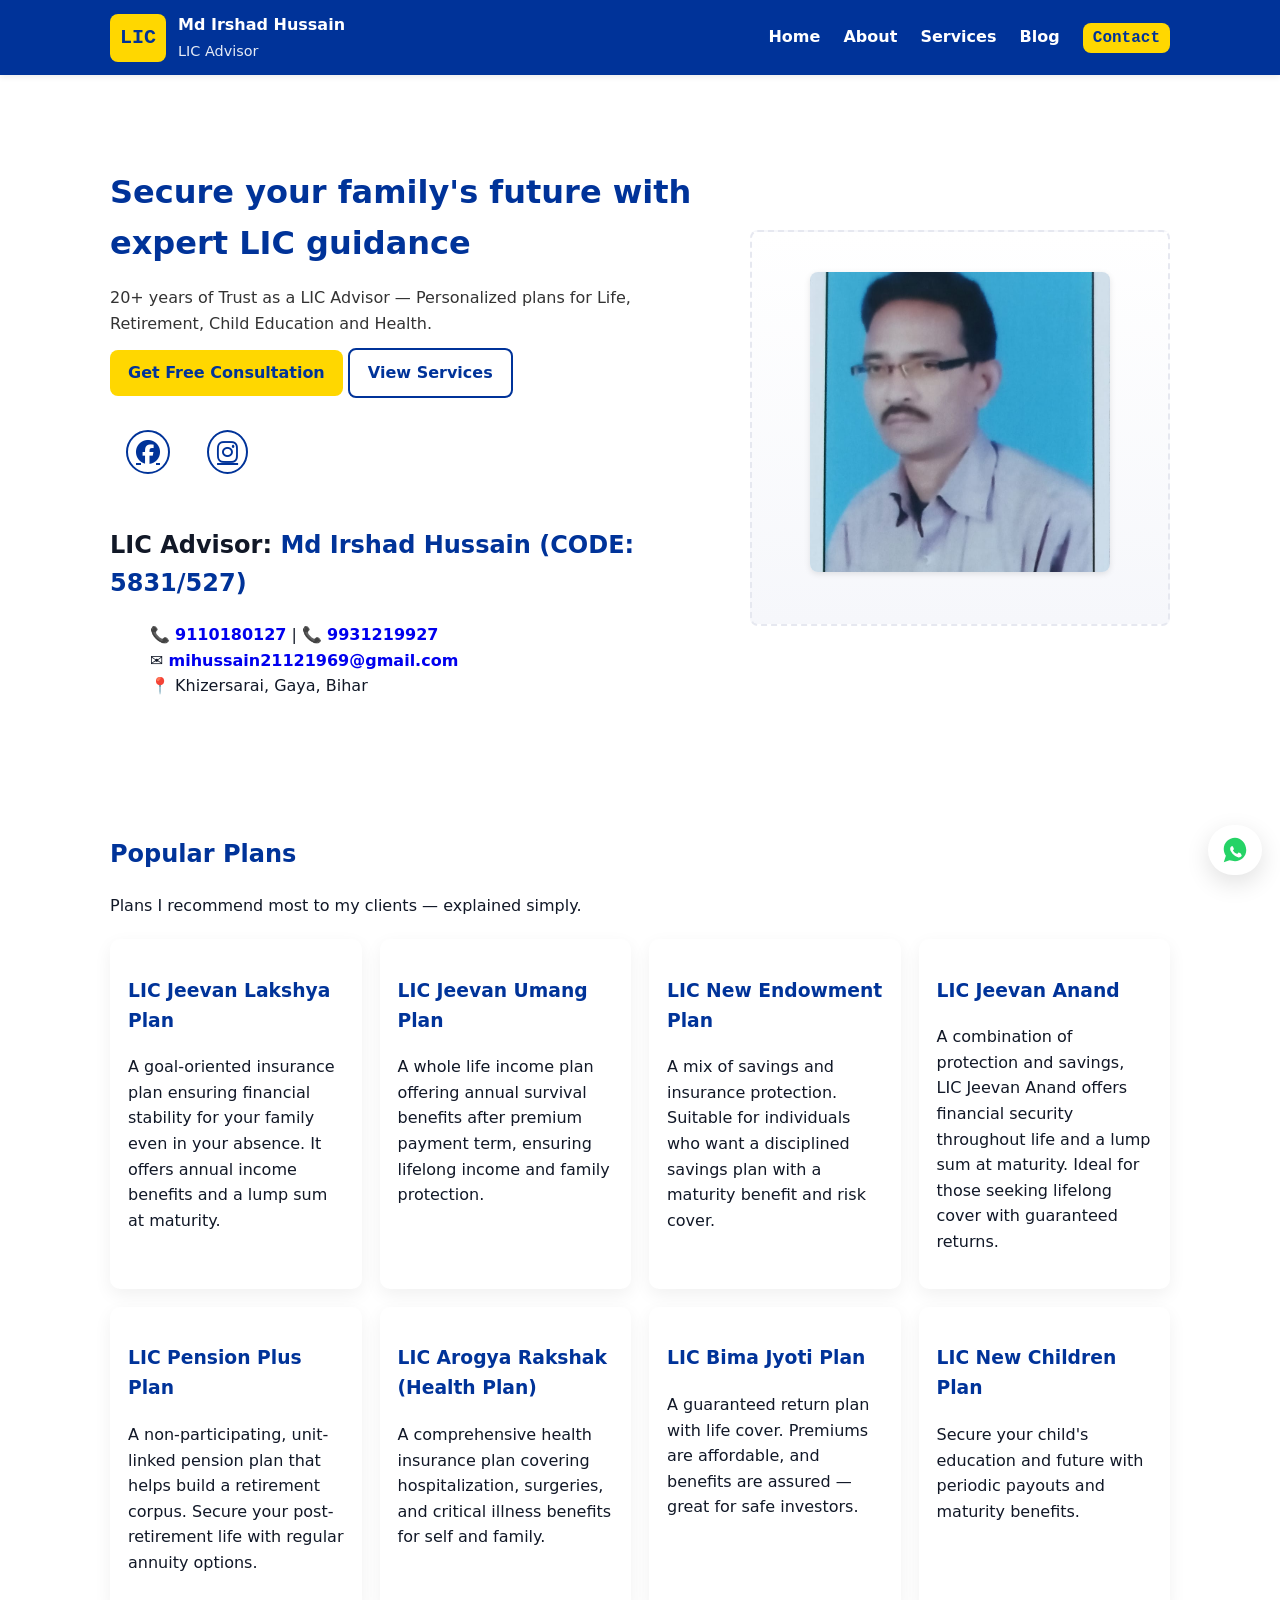
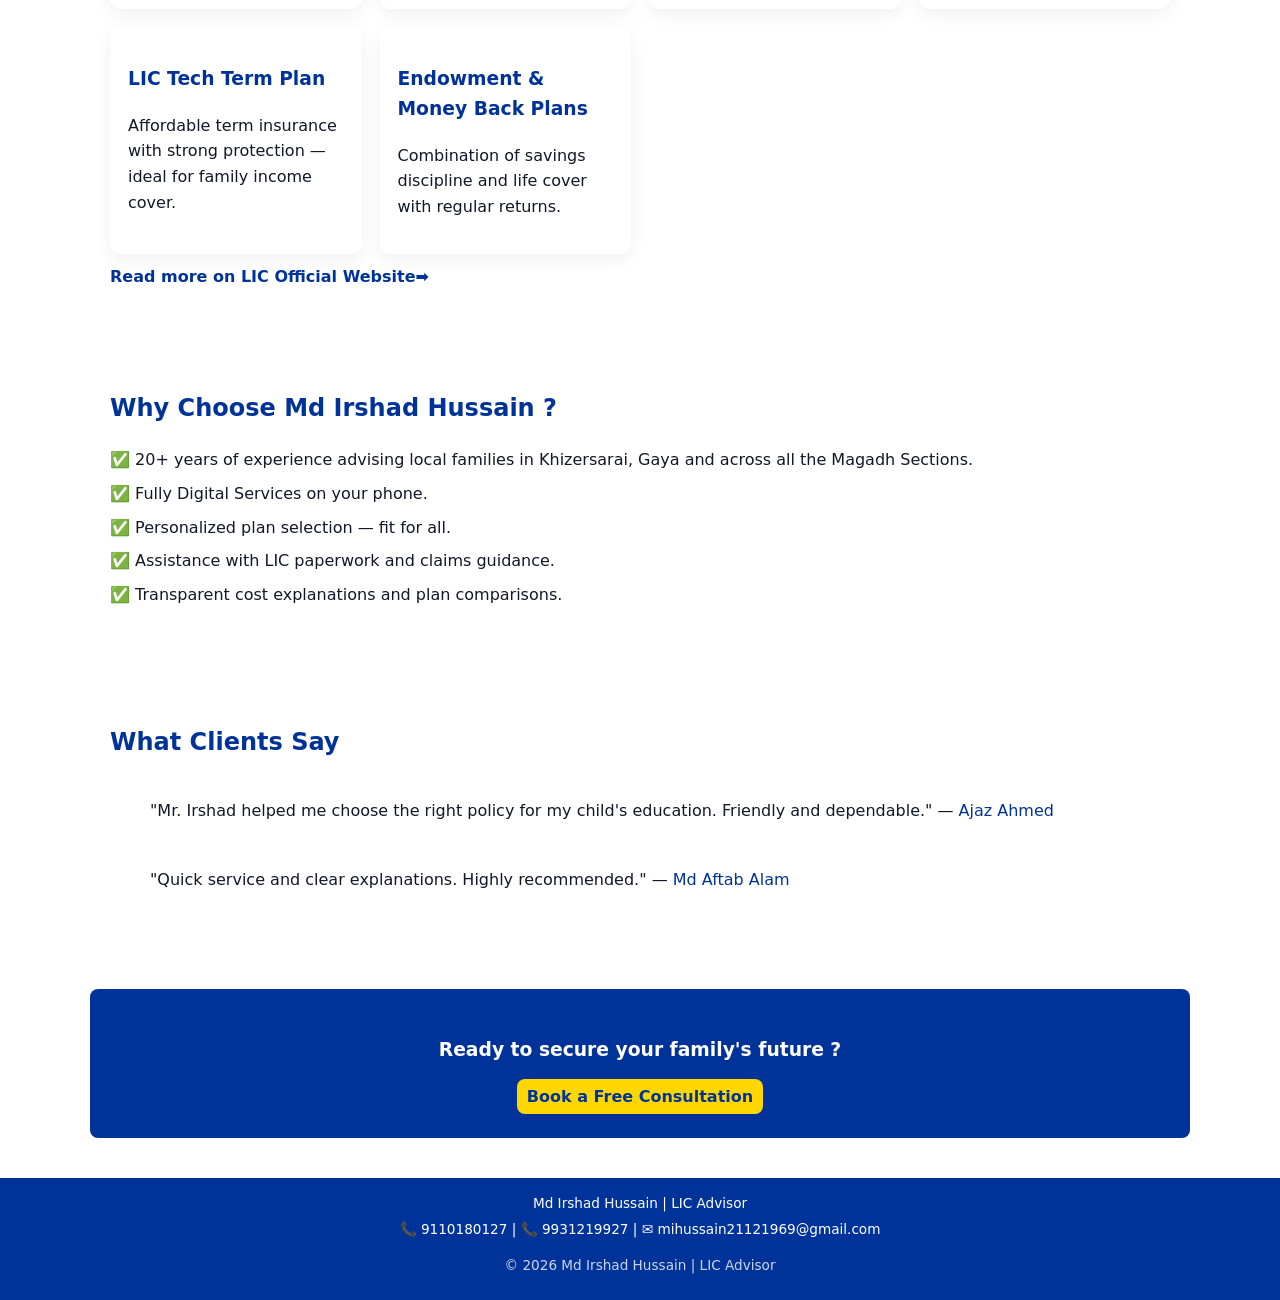
<file: index.html>
<!DOCTYPE html>
<html lang="en">

<head>
    <meta charset="UTF-8">
    <meta name="viewport" content="width=device-width, initial-scale=1.0">
    <meta name="title" content="Md Irshad Hussain - LIC Advisor in Khizersarai, Gaya, Bihar">
    <meta name="description"
        content="Md Irshad Hussain - Trusted LIC Advisor in Khizersarai, Gaya. 20+ years of trust helping families secure their future." />
    <meta name="description"
        content="Secure your family's future with Md Irshad Hussain, a trusted LIC Advisor with 20+ years of experience in Khizersarai, Gaya, Bihar. Get expert guidance on LIC policies, term plans, and child investment plans today.">
    <meta name="author" content="Md Irshad Hussain">
    <meta name="keywords"
        content="Md Irshad Hussain LIC Advisor, Irshad Hussain LIC Advisor, Irshad Hussain LIC Agent, Md Irshad Hussain LIC Agent, Irshad LIC, Irshad Hussain LIC, Best LIC Advisor in Khizersarai, Best LIC Advisor in Gaya Bihar, Best LIC Agent in Khizersarai Gaya Bihar, Best LIC Agent in Khizersarai Gaya, Best LIC Agent in Gaya Bihar, Md Irshad Hussain, Irshad Hussain.">
    <meta name="description"
        content="Myself Md Irshad Hussain.I'm an LIC Advisor currently residing in Khizersarai, Gaya, Bihar. Feel free to consult regarding LIC Policies.">
    <link rel="stylesheet" href="https://cdnjs.cloudflare.com/ajax/libs/font-awesome/6.6.0/css/all.min.css"
        integrity="sha512-Kc323vGBEqzTmouAECnVceyQqyqdsSiqLQISBL29aUW4U/M7pSPA/gEUZQqv1cwx4OnYxTxve5UMg5GT6L4JJg=="
        crossorigin="anonymous" referrerpolicy="no-referrer"   />
    <link rel="shortcut icon" href="images/favicon.ico.png" type="image/x-icon">
    <title>Md Irshad Hussain - LIC Advisor in Khizersarai, Gaya, Bihar</title>
    <link rel="stylesheet" href="css/style.css">
    <meta name="google-site-verification" content="LLa547RiqT9bGR85GuenEVos0HLGH8hoOIGjkJ9ELcQ" />

    <!-- Google tag (gtag.js) -->
<script async src="https://www.googletagmanager.com/gtag/js?id=G-39P41B2R0F">
</script>
<script>
  window.dataLayer = window.dataLayer || [];
  function gtag(){dataLayer.push(arguments);}
  gtag('js', new Date());

  gtag('config', 'G-39P41B2R0F');
</script>
</head>

<body>
    <header class="site-header fixed">
        <div class="container nav-wrap">
            <div class="brand">
                <div class="lic-badge">LIC</div>
                <div class="brand-text">
                    <span class="name">Md Irshad Hussain</span>
                    <small class="tagline">LIC Advisor</small>
                </div>
            </div>

            <i class="fa-solid fa-bars" id="menu-icon" onclick="changeIcon(this)"></i>
            <i class="fa-solid fa-xmark" id="cross-icon"></i>

            <nav class="main-nav" id="navbar">
                <a href="index.html" class="active">Home</a>
                <a href="about.html">About</a>
                <a href="services.html">Services</a>
                <a href="blog.html">Blog</a>
                <a href="contact.html" class="btn btn-primary small">Contact</a>
            </nav>
        </div>
    </header>

    <main>
        <section class="hero">
            <div class="container hero-grid">
                <div class="hero-left">
                    <h1>Secure your family's future with expert LIC guidance</h1>
                    <p class="lead">20+ years of Trust as a LIC Advisor — Personalized plans for Life, Retirement, Child
                        Education and Health.</p>
                    <div class="hero-ctas">
                        <a href="contact.html" class="btn btn-primary">Get Free Consultation</a>
                        <a href="#services" class="btn btn-outline">View Services</a>
                    </div>

                    <div class="social-icons">
                        <a href="https://www.facebook.com/irshad.hussain.598276"><i class="fa-brands fa-facebook"></i></a>
                        <a href="https://www.instagram.com/imteyaz3678/"><i
                                class="fa-brands fa-instagram"></i></a>
                    </div>


                    <h2><span>LIC Advisor: </span>Md Irshad Hussain (CODE: 5831/527)</h2>
                    <ul class="quick-contact">
                        <li>📞 <a href="tel:+919110180127">9110180127</a> | 📞 <a
                                href="tel:+919931219927">9931219927</a>
                        </li>
                        <li>✉️ <a href="mailto:mihussain21121969@gmail.com">mihussain21121969@gmail.com</a></li>
                        <li>📍 Khizersarai, Gaya, Bihar</li>
                    </ul>
                </div>
                <div class="hero-right">
                    <div class="photo-placeholder">
                        <div class="photo-icon">
                            <img src="images/father-image.jpg" alt="Md Irshad Hussain">
                        </div>
                    </div>
                </div>
            </div>
        </section>

        <section id="services" class="services section">
            <div class="container">
                <h2>Popular Plans</h2>
                <p class="section-sub">Plans I recommend most to my clients — explained simply.</p>
                <div class="cards">
                    <article class="card">
                        <h3>LIC Jeevan Lakshya Plan</h3>
                        <p>A goal-oriented insurance plan ensuring financial stability for your family even in your
                            absence. It offers annual income benefits and a lump sum at maturity.</p>
                    </article>
                    <article class="card">
                        <h3>LIC Jeevan Umang Plan</h3>
                        <p>A whole life income plan offering annual survival benefits after premium payment term,
                            ensuring lifelong income and family protection.</p>
                    </article>
                    <article class="card">
                        <h3>LIC New Endowment Plan</h3>
                        <p>A mix of savings and insurance protection. Suitable for individuals who want a disciplined
                            savings plan with a maturity benefit and risk cover.</p>
                    </article>
                    <article class="card">
                        <h3>LIC Jeevan Anand</h3>
                        <p>A combination of protection and savings, LIC Jeevan Anand offers financial security
                            throughout life and a lump sum at maturity. Ideal for those seeking lifelong cover with
                            guaranteed returns.</p>
                    </article>
                    <article class="card">
                        <h3>LIC Pension Plus Plan</h3>
                        <p>A non-participating, unit-linked pension plan that helps build a retirement corpus. Secure
                            your post-retirement life with regular annuity options.</p>
                    </article>
                    <article class="card">
                        <h3>LIC Arogya Rakshak (Health Plan)</h3>
                        <p>A comprehensive health insurance plan covering hospitalization, surgeries, and critical
                            illness benefits for self and family.</p>
                    </article>
                    <article class="card">
                        <h3>LIC Bima Jyoti Plan</h3>
                        <p>A guaranteed return plan with life cover. Premiums are affordable, and benefits are assured —
                            great for safe investors.</p>
                    </article>
                    <article class="card">
                        <h3>LIC New Children Plan</h3>
                        <p>Secure your child's education and future with periodic payouts and maturity benefits.</p>
                    </article>
                    <article class="card">
                        <h3>LIC Tech Term Plan</h3>
                        <p>Affordable term insurance with strong protection — ideal for family income cover.</p>
                    </article>
                    <article class="card">
                        <h3>Endowment & Money Back Plans</h3>
                        <p>Combination of savings discipline and life cover with regular returns.</p>
                    </article>
                </div>
                <a href="https://licindia.in/web/guest/products" class="read-more">Read more on LIC Official
                    Website➡️</a>
            </div>
        </section>

        <section class="why section">
            <div class="container">
                <h2>Why Choose Md Irshad Hussain ?</h2>
                <ul class="reasons">
                    <li>✅ 20+ years of experience advising local families in Khizersarai, Gaya and across all the Magadh
                        Sections.</li>
                    <li>✅ Fully Digital Services on your phone.</li>
                    <li>✅ Personalized plan selection — fit for all.</li>
                    <li>✅ Assistance with LIC paperwork and claims guidance.</li>
                    <li>✅ Transparent cost explanations and plan comparisons.</li>
                </ul>
            </div>
        </section>

        <section class="testimonials section">
            <div class="container">
                <h2>What Clients Say</h2>
                <div class="test-grid">
                    <blockquote>"Mr. Irshad helped me choose the right policy for my child's education. Friendly and
                        dependable." — <span>Ajaz Ahmed</span></blockquote>
                    <blockquote>"Quick service and clear explanations. Highly recommended." — <span>Md Aftab Alam</span>
                    </blockquote>
                </div>
            </div>
        </section>

        <section class="cta section">
            <div class="container cta-box">
                <h3>Ready to secure your family's future ?</h3>
                <a href="https://wa.me/919110180127" class="btn btn-primary large">Book a Free Consultation</a>
            </div>
        </section>
    </main>

    <!-- ========== FOOTER ========== -->
    <footer>
        <p style="margin:5px 0;">
            Md Irshad Hussain | LIC Advisor
        </p>
        <p style="margin:3px 0;">
            📞 <a href="tel:+919110180127">9110180127</a> | 📞 <a href="tel:+919931219927">9931219927</a> | ✉️ <a
                href="mailto:mihussain21121969@gmail.com">mihussain21121969@gmail.com</a>
        </p>
        <div class="copyright">
            <p>©
                <script>document.write(new Date().getFullYear());</script> Md Irshad Hussain | LIC Advisor
            </p>
    </footer>


    <!-- Floating WhatsApp buttons -->
    <a class="whatsapp-btn wa1" href="https://wa.me/919110180127" target="_blank" aria-label="WhatsApp 9110180127">
        <img src="images/whatsapp.svg" alt="WhatsApp" />
    </a>

    <script src="js/main.js"></script>
</body>

</html>
</file>
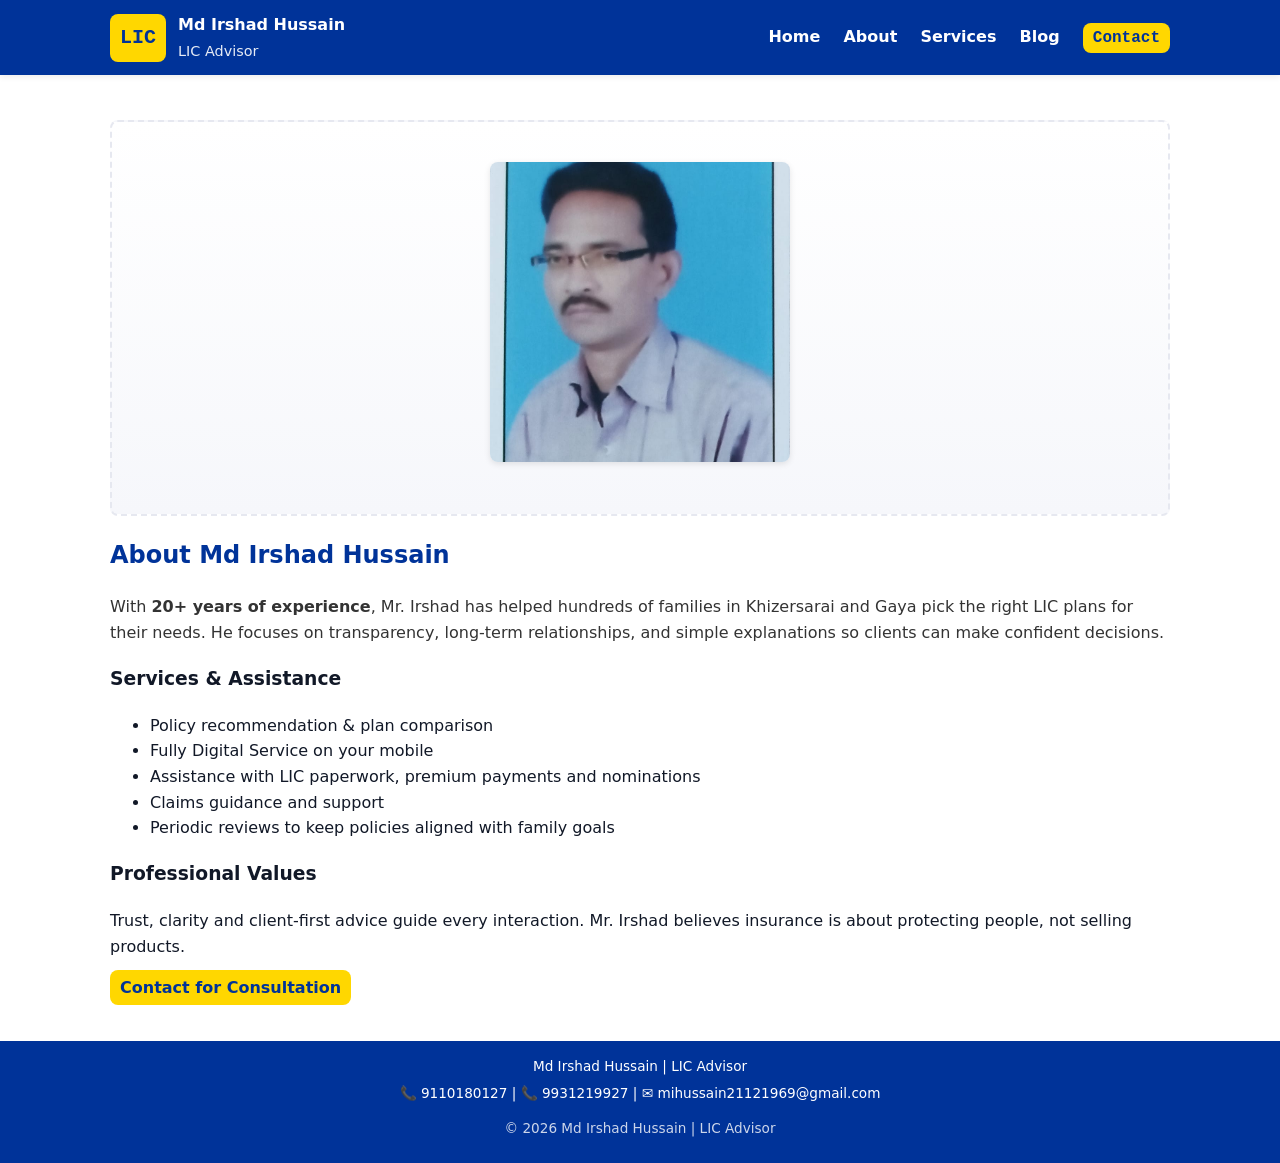
<file: about.html>
<!doctype html>
<html lang="en">

<head>
  <meta charset="utf-8" />
  <meta name="viewport" content="width=device-width,initial-scale=1" />
  <meta name="author" content="Md Irshad Hussain">
  <meta name="keywords"
    content="Md Irshad Hussain, Md Irshad Hussain LIC Agent, Irshad Hussain LIC Agent, Best LIC Agent in Gaya Bihar, Best LIC Agent in Khizersarai Gaya, Irshad Hussain, Md Irshad Hussain LIC Advisor, Irshad Hussain LIC Advisor, Irshad LIC, Irshad Hussain LIC">
  <meta name="description"
    content="Myself Md Irshad Hussain.I'm an LIC Advisor currently residing in Khizersarai, Gaya, Bihar. Feel free to consult regarding LIC Policies.">
  <link rel="stylesheet" href="https://cdnjs.cloudflare.com/ajax/libs/font-awesome/6.6.0/css/all.min.css"
    integrity="sha512-Kc323vGBEqzTmouAECnVceyQqyqdsSiqLQISBL29aUW4U/M7pSPA/gEUZQqv1cwx4OnYxTxve5UMg5GT6L4JJg=="
    crossorigin="anonymous" referrerpolicy="no-referrer"   />
  <link rel="shortcut icon" href="images/favicon.ico.png" type="image/x-icon">
  <title>About — Md Irshad Hussain — LIC Advisor</title>
  <link rel="stylesheet" href="css/style.css" />

  <!-- Google tag (gtag.js) -->
<script async src="https://www.googletagmanager.com/gtag/js?id=G-39P41B2R0F">
</script>
<script>
  window.dataLayer = window.dataLayer || [];
  function gtag(){dataLayer.push(arguments);}
  gtag('js', new Date());

  gtag('config', 'G-39P41B2R0F');
</script>
</head>

<body>
  <header class="site-header fixed">
    <div class="container nav-wrap">
      <div class="brand">
        <div class="lic-badge">LIC</div>
        <div class="brand-text">
          <span class="name">Md Irshad Hussain</span>
          <small class="tagline">LIC Advisor</small>
        </div>
      </div>

      <i class="fa-solid fa-bars" id="menu-icon" onclick="changeIcon(this)"></i>
      <i class="fa-solid fa-xmark" id="cross-icon"></i>

      <nav class="main-nav" id="navbar">
        <a href="index.html">Home</a>
        <a href="about.html">About</a>
        <a href="services.html">Services</a>
        <a href="blog.html">Blog</a>
        <a href="contact.html" class="btn btn-primary small">Contact</a>
      </nav>
    </div>
  </header>

  <main>
    <section class="page section">
      <div class="container about-grid">
        <div class="about-photo">
          <div class="photo-placeholder small">
            <img src="images/father-image.jpg" alt="Md Irshad Hussain" />
          </div>
        </div>
        <div class="about-content">
          <h1>About Md Irshad Hussain</h1>
          <p class="lead">With <strong>20+ years of experience</strong>, Mr. Irshad has helped hundreds of families in
            Khizersarai and Gaya pick the right LIC plans for their needs. He focuses on transparency, long-term
            relationships, and simple explanations so clients can make confident decisions.</p>

          <h3>Services & Assistance</h3>
          <ul>
            <li>Policy recommendation & plan comparison</li>
            <li>Fully Digital Service on your mobile</li>
            <li>Assistance with LIC paperwork, premium payments and nominations</li>
            <li>Claims guidance and support</li>
            <li>Periodic reviews to keep policies aligned with family goals</li>
          </ul>

          <h3>Professional Values</h3>
          <p>Trust, clarity and client-first advice guide every interaction. Mr. Irshad believes insurance is about
            protecting people, not selling products.</p>

          <a href="contact.html" class="btn btn-primary">Contact for Consultation</a>
        </div>
      </div>
    </section>
  </main>

  <footer>
    <p style="margin:5px 0;">
      Md Irshad Hussain | LIC Advisor
    </p>
    <p style="margin:3px 0;">
      📞 <a href="tel:+919110180127">9110180127</a> | 📞 <a href="tel:+919931219927">9931219927</a> | ✉️ <a
        href="mailto:mihussain21121969@gmail.com">mihussain21121969@gmail.com</a>
    </p>
    <div class="copyright">
      <p>©
        <script>document.write(new Date().getFullYear());</script> Md Irshad Hussain | LIC Advisor
      </p>
  </footer>

  <script src="js/main.js"></script>
</body>

</html>
</file>
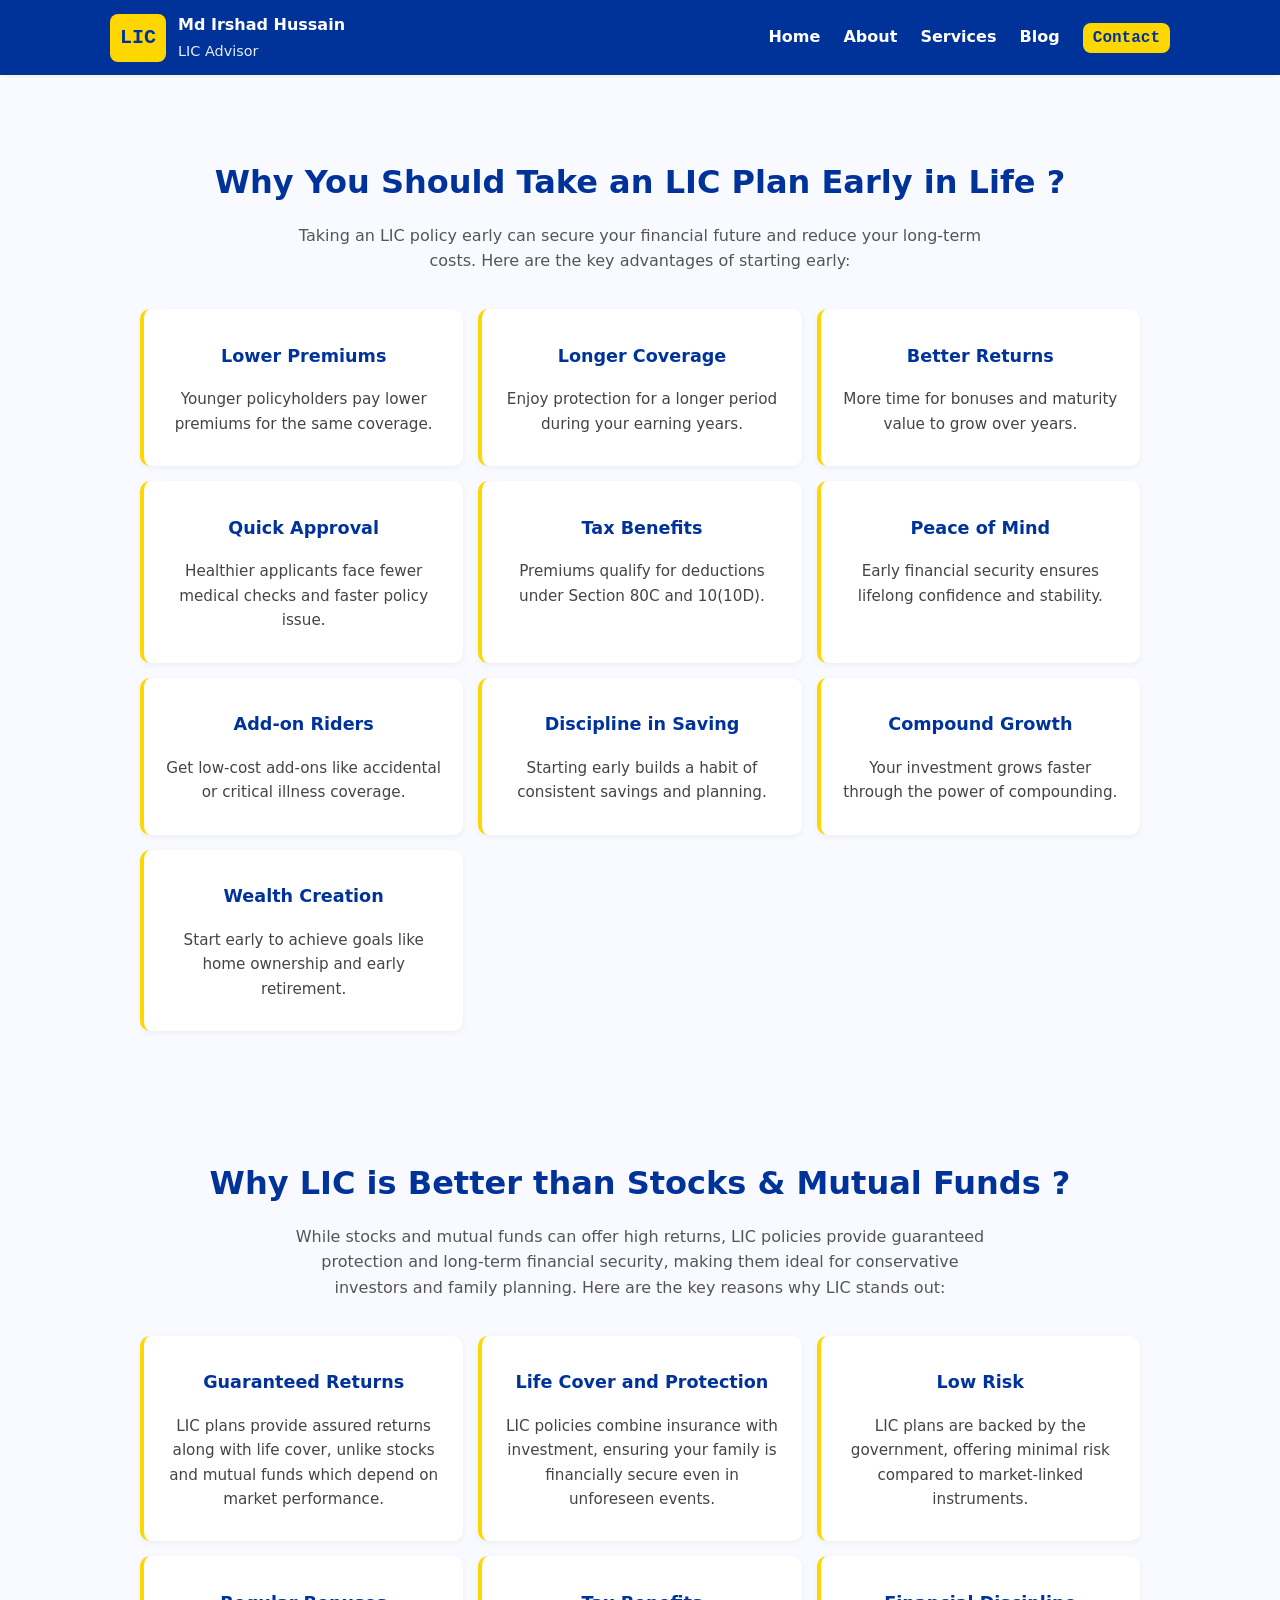
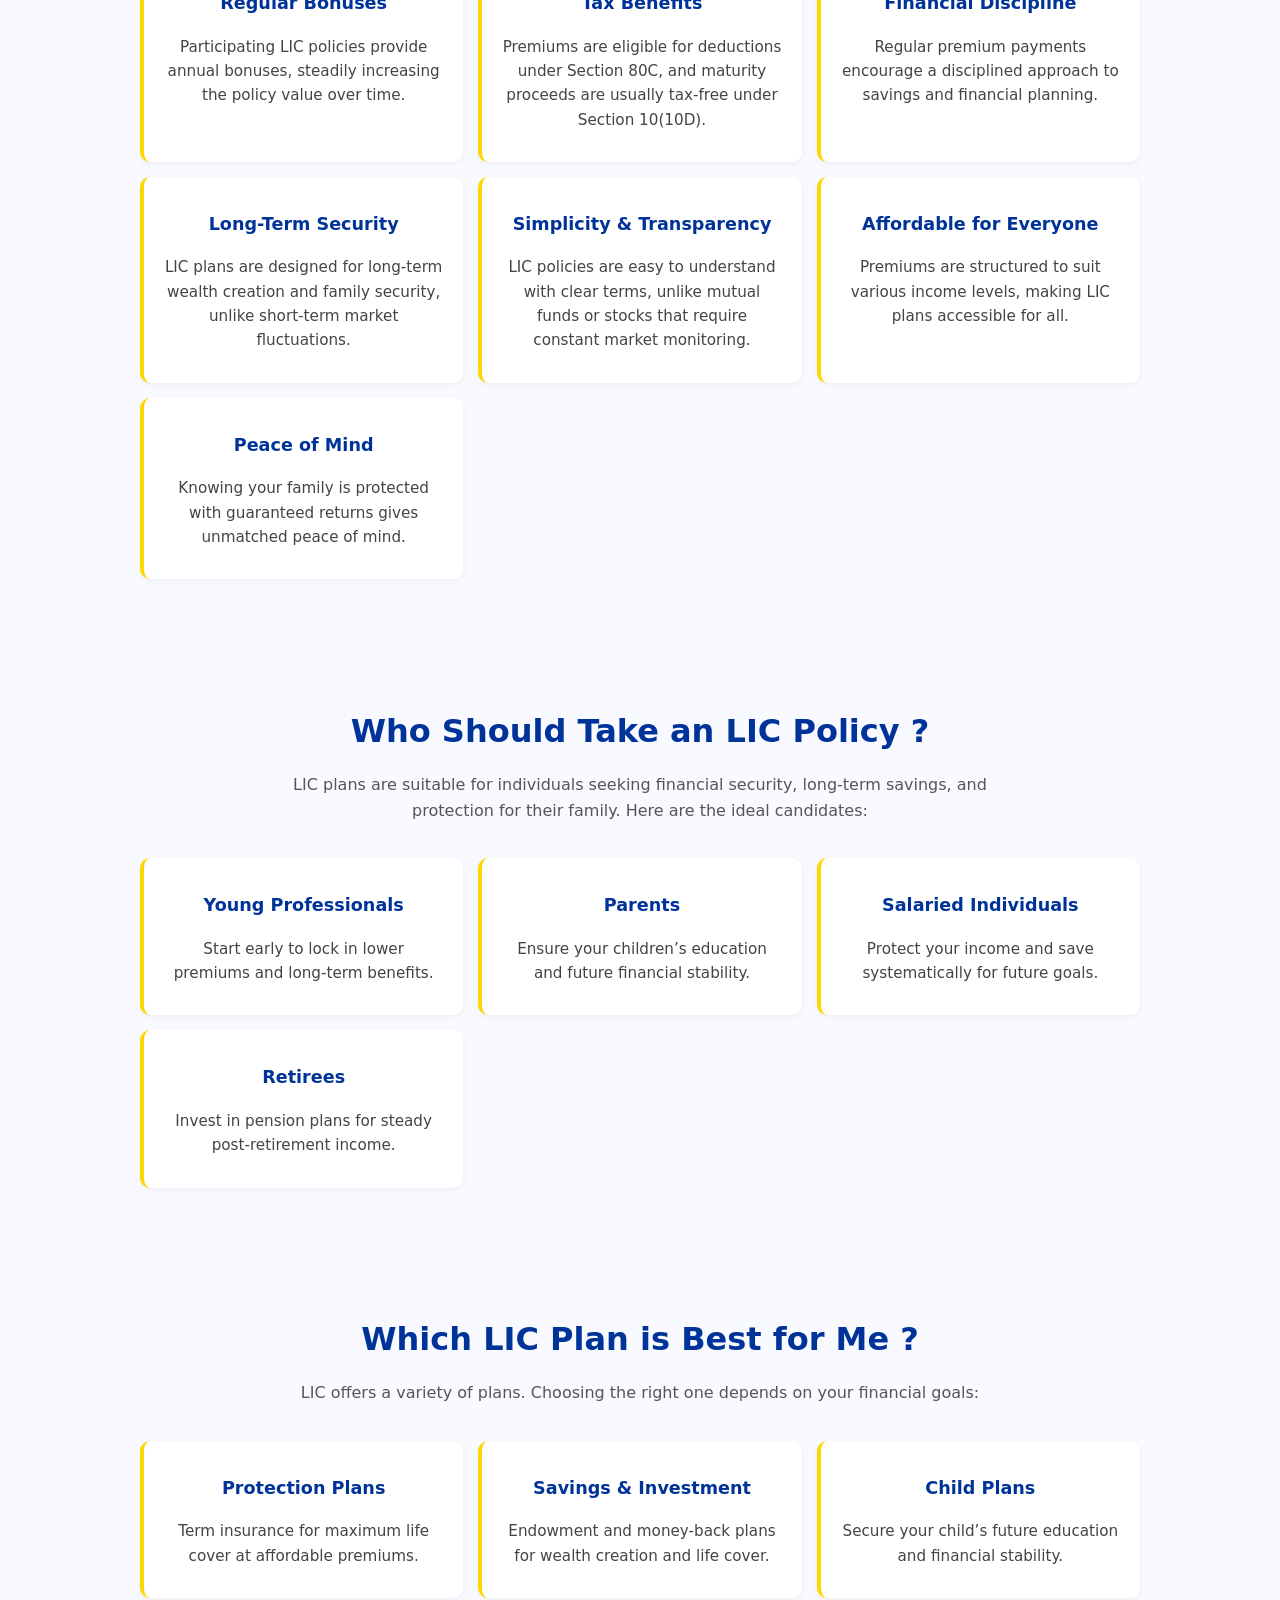
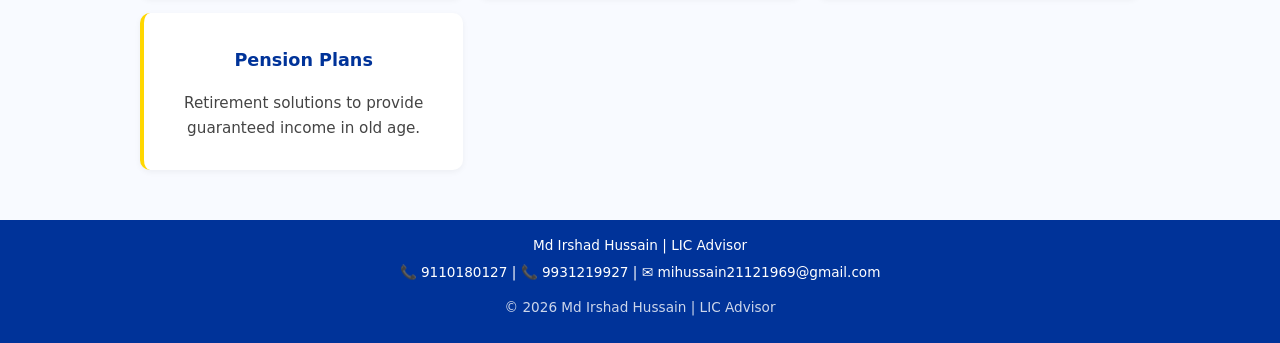
<file: blog.html>
<!doctype html>
<html lang="en">

<head>
    <meta charset="utf-8" />
    <meta name="viewport" content="width=device-width,initial-scale=1" />
    <meta name="author" content="Md Irshad Hussain">
    <meta name="keywords"
        content="Md Irshad Hussain, Irshad Hussain, Md Irshad Hussain LIC Advisor, Irshad Hussain LIC Advisor, Irshad LIC, Irshad Hussain LIC">
    <meta name="description"
        content="Myself Md Irshad Hussain.I'm an LIC Advisor currently residing in Khizersarai, Gaya, Bihar. Feel free to consult regarding LIC Policies.">
    <link rel="stylesheet" href="https://cdnjs.cloudflare.com/ajax/libs/font-awesome/6.6.0/css/all.min.css"
        integrity="sha512-Kc323vGBEqzTmouAECnVceyQqyqdsSiqLQISBL29aUW4U/M7pSPA/gEUZQqv1cwx4OnYxTxve5UMg5GT6L4JJg=="
        crossorigin="anonymous" referrerpolicy="no-referrer"   />
    <link rel="shortcut icon" href="images/favicon.ico.png" type="image/x-icon">
    <title>Blog — LIC Advice & Articles</title>
    <link rel="stylesheet" href="css/style.css" />

    <!-- Google tag (gtag.js) -->
<script async src="https://www.googletagmanager.com/gtag/js?id=G-39P41B2R0F">
</script>
<script>
  window.dataLayer = window.dataLayer || [];
  function gtag(){dataLayer.push(arguments);}
  gtag('js', new Date());

  gtag('config', 'G-39P41B2R0F');
</script>
</head>

<body>
    <header class="site-header fixed">
        <div class="container nav-wrap">
            <div class="brand">
                <div class="lic-badge">LIC</div>
                <div class="brand-text">
                    <span class="name">Md Irshad Hussain</span>
                    <small class="tagline">LIC Advisor</small>
                </div>
            </div>

            <i class="fa-solid fa-bars" id="menu-icon" onclick="changeIcon(this)"></i>
            <i class="fa-solid fa-xmark" id="cross-icon"></i>

            <nav class="main-nav" id="navbar">
                <a href="index.html">Home</a>
                <a href="about.html">About</a>
                <a href="services.html">Services</a>
                <a href="blog.html">Blog</a>
                <a href="contact.html" class="btn btn-primary small">Contact</a>
            </nav>
        </div>
    </header>

    <main>
        <!-- <section class="page section">
      <div class="container">
        <h1>Articles & Advice</h1>
        <p class="lead">Short, helpful posts to understand LIC plans and make better decisions.</p>

        <article class="post">
          <h2>Why Start a Child Plan Early?</h2>
          <p>Starting a child plan early gives the benefit of longer accumulation, smaller premiums and compounding returns. Learn how to choose the right sum assured and premium term for education goals.</p>
          <a href="#" class="read-more">Read more →</a>
        </article>

        <article class="post">
          <h2>LIC vs Term Insurance: Which One For You?</h2>
          <p>Term insurance provides pure protection at low cost while LIC endowment plans combine savings with protection. This post helps decide based on age, dependents and financial goals.</p>
          <a href="#" class="read-more">Read more →</a>
        </article>

        <article class="post">
          <h2>How To File a Claim with LIC — Simple Steps</h2>
          <p>Claims process can be straightforward with proper documentation. This post lists the documents required and the usual timeline to expect.</p>
          <a href="#" class="read-more">Read more →</a>
        </article>
      </div>
    </section> -->

        <!-- ========== WHY LIC EARLY (Compact Design) ========== -->
        <section id="why-lic" style="background-color:#f8faff; padding:50px 20px;">
            <div style="max-width:1000px; margin:auto; text-align:center;">
                <h2 style="color:#003399; font-size:2em; margin-bottom:15px;">Why You Should Take an LIC Plan Early in
                    Life ?</h2>
                <p style="color:#555; max-width:700px; margin:0 auto 35px; font-size:1em;">
                    Taking an LIC policy early can secure your financial future and reduce your long-term costs. Here
                    are the key advantages of starting early:
                </p>

                <div style="display:grid; grid-template-columns:repeat(auto-fit, minmax(300px, 1fr)); gap:15px;">

                    <div
                        style="background:white; padding:15px 20px; border-radius:10px; border-left:4px solid #FFD700; box-shadow:0 2px 6px rgba(0,0,0,0.05);">
                        <h3 style="color:#003399; font-size:1.1em;">Lower Premiums</h3>
                        <p style="font-size:0.95em; color:#444;">Younger policyholders pay lower premiums for the same
                            coverage.</p>
                    </div>

                    <div
                        style="background:white; padding:15px 20px; border-radius:10px; border-left:4px solid #FFD700; box-shadow:0 2px 6px rgba(0,0,0,0.05);">
                        <h3 style="color:#003399; font-size:1.1em;">Longer Coverage</h3>
                        <p style="font-size:0.95em; color:#444;">Enjoy protection for a longer period during your
                            earning years.</p>
                    </div>

                    <div
                        style="background:white; padding:15px 20px; border-radius:10px; border-left:4px solid #FFD700; box-shadow:0 2px 6px rgba(0,0,0,0.05);">
                        <h3 style="color:#003399; font-size:1.1em;">Better Returns</h3>
                        <p style="font-size:0.95em; color:#444;">More time for bonuses and maturity value to grow over
                            years.</p>
                    </div>

                    <div
                        style="background:white; padding:15px 20px; border-radius:10px; border-left:4px solid #FFD700; box-shadow:0 2px 6px rgba(0,0,0,0.05);">
                        <h3 style="color:#003399; font-size:1.1em;">Quick Approval</h3>
                        <p style="font-size:0.95em; color:#444;">Healthier applicants face fewer medical checks and
                            faster policy issue.</p>
                    </div>

                    <div
                        style="background:white; padding:15px 20px; border-radius:10px; border-left:4px solid #FFD700; box-shadow:0 2px 6px rgba(0,0,0,0.05);">
                        <h3 style="color:#003399; font-size:1.1em;">Tax Benefits</h3>
                        <p style="font-size:0.95em; color:#444;">Premiums qualify for deductions under Section 80C and
                            10(10D).</p>
                    </div>

                    <div
                        style="background:white; padding:15px 20px; border-radius:10px; border-left:4px solid #FFD700; box-shadow:0 2px 6px rgba(0,0,0,0.05);">
                        <h3 style="color:#003399; font-size:1.1em;">Peace of Mind</h3>
                        <p style="font-size:0.95em; color:#444;">Early financial security ensures lifelong confidence
                            and stability.</p>
                    </div>

                    <div
                        style="background:white; padding:15px 20px; border-radius:10px; border-left:4px solid #FFD700; box-shadow:0 2px 6px rgba(0,0,0,0.05);">
                        <h3 style="color:#003399; font-size:1.1em;">Add-on Riders</h3>
                        <p style="font-size:0.95em; color:#444;">Get low-cost add-ons like accidental or critical
                            illness coverage.</p>
                    </div>

                    <div
                        style="background:white; padding:15px 20px; border-radius:10px; border-left:4px solid #FFD700; box-shadow:0 2px 6px rgba(0,0,0,0.05);">
                        <h3 style="color:#003399; font-size:1.1em;">Discipline in Saving</h3>
                        <p style="font-size:0.95em; color:#444;">Starting early builds a habit of consistent savings and
                            planning.</p>
                    </div>

                    <div
                        style="background:white; padding:15px 20px; border-radius:10px; border-left:4px solid #FFD700; box-shadow:0 2px 6px rgba(0,0,0,0.05);">
                        <h3 style="color:#003399; font-size:1.1em;">Compound Growth</h3>
                        <p style="font-size:0.95em; color:#444;">Your investment grows faster through the power of
                            compounding.</p>
                    </div>

                    <div
                        style="background:white; padding:15px 20px; border-radius:10px; border-left:4px solid #FFD700; box-shadow:0 2px 6px rgba(0,0,0,0.05);">
                        <h3 style="color:#003399; font-size:1.1em;">Wealth Creation</h3>
                        <p style="font-size:0.95em; color:#444;">Start early to achieve goals like home ownership and
                            early retirement.</p>
                    </div>
                </div>
            </div>
        </section>

        <!-- ========== WHY LIC IS BETTER SECTION ========== -->
        <section id="why-lic-vs-stocks" style="background-color:#f8faff; padding:50px 20px;">
            <div style="max-width:1000px; margin:auto; text-align:center;">
                <h2 style="color:#003399; font-size:2em; margin-bottom:15px;">Why LIC is Better than Stocks & Mutual
                    Funds ?</h2>
                <p style="color:#555; max-width:700px; margin:0 auto 35px; font-size:1em;">
                    While stocks and mutual funds can offer high returns, LIC policies provide guaranteed protection and
                    long-term financial security, making them ideal for conservative investors and family planning. Here
                    are the key reasons why LIC stands out:
                </p>

                <div style="display:grid; grid-template-columns:repeat(auto-fit, minmax(300px, 1fr)); gap:15px;">

                    <div
                        style="background:white; padding:15px 20px; border-radius:10px; border-left:4px solid #FFD700; box-shadow:0 2px 6px rgba(0,0,0,0.05);">
                        <h3 style="color:#003399; font-size:1.1em;">Guaranteed Returns</h3>
                        <p style="font-size:0.95em; color:#444;">LIC plans provide assured returns along with life
                            cover, unlike stocks and mutual funds which depend on market performance.</p>
                    </div>

                    <div
                        style="background:white; padding:15px 20px; border-radius:10px; border-left:4px solid #FFD700; box-shadow:0 2px 6px rgba(0,0,0,0.05);">
                        <h3 style="color:#003399; font-size:1.1em;">Life Cover and Protection</h3>
                        <p style="font-size:0.95em; color:#444;">LIC policies combine insurance with investment,
                            ensuring your family is financially secure even in unforeseen events.</p>
                    </div>

                    <div
                        style="background:white; padding:15px 20px; border-radius:10px; border-left:4px solid #FFD700; box-shadow:0 2px 6px rgba(0,0,0,0.05);">
                        <h3 style="color:#003399; font-size:1.1em;">Low Risk</h3>
                        <p style="font-size:0.95em; color:#444;">LIC plans are backed by the government, offering
                            minimal risk compared to market-linked instruments.</p>
                    </div>

                    <div
                        style="background:white; padding:15px 20px; border-radius:10px; border-left:4px solid #FFD700; box-shadow:0 2px 6px rgba(0,0,0,0.05);">
                        <h3 style="color:#003399; font-size:1.1em;">Regular Bonuses</h3>
                        <p style="font-size:0.95em; color:#444;">Participating LIC policies provide annual bonuses,
                            steadily increasing the policy value over time.</p>
                    </div>

                    <div
                        style="background:white; padding:15px 20px; border-radius:10px; border-left:4px solid #FFD700; box-shadow:0 2px 6px rgba(0,0,0,0.05);">
                        <h3 style="color:#003399; font-size:1.1em;">Tax Benefits</h3>
                        <p style="font-size:0.95em; color:#444;">Premiums are eligible for deductions under Section 80C,
                            and maturity proceeds are usually tax-free under Section 10(10D).</p>
                    </div>

                    <div
                        style="background:white; padding:15px 20px; border-radius:10px; border-left:4px solid #FFD700; box-shadow:0 2px 6px rgba(0,0,0,0.05);">
                        <h3 style="color:#003399; font-size:1.1em;">Financial Discipline</h3>
                        <p style="font-size:0.95em; color:#444;">Regular premium payments encourage a disciplined
                            approach to savings and financial planning.</p>
                    </div>

                    <div
                        style="background:white; padding:15px 20px; border-radius:10px; border-left:4px solid #FFD700; box-shadow:0 2px 6px rgba(0,0,0,0.05);">
                        <h3 style="color:#003399; font-size:1.1em;">Long-Term Security</h3>
                        <p style="font-size:0.95em; color:#444;">LIC plans are designed for long-term wealth creation
                            and family security, unlike short-term market fluctuations.</p>
                    </div>

                    <div
                        style="background:white; padding:15px 20px; border-radius:10px; border-left:4px solid #FFD700; box-shadow:0 2px 6px rgba(0,0,0,0.05);">
                        <h3 style="color:#003399; font-size:1.1em;">Simplicity & Transparency</h3>
                        <p style="font-size:0.95em; color:#444;">LIC policies are easy to understand with clear terms,
                            unlike mutual funds or stocks that require constant market monitoring.</p>
                    </div>

                    <div
                        style="background:white; padding:15px 20px; border-radius:10px; border-left:4px solid #FFD700; box-shadow:0 2px 6px rgba(0,0,0,0.05);">
                        <h3 style="color:#003399; font-size:1.1em;">Affordable for Everyone</h3>
                        <p style="font-size:0.95em; color:#444;">Premiums are structured to suit various income levels,
                            making LIC plans accessible for all.</p>
                    </div>

                    <div
                        style="background:white; padding:15px 20px; border-radius:10px; border-left:4px solid #FFD700; box-shadow:0 2px 6px rgba(0,0,0,0.05);">
                        <h3 style="color:#003399; font-size:1.1em;">Peace of Mind</h3>
                        <p style="font-size:0.95em; color:#444;">Knowing your family is protected with guaranteed
                            returns gives unmatched peace of mind.</p>
                    </div>

                </div>
            </div>
        </section>

        <section id="who-should" style="background-color:#f8faff; padding:50px 20px;">
            <div style="max-width:1000px; margin:auto; text-align:center;">
                <h2 style="color:#003399; font-size:2em; margin-bottom:15px;">Who Should Take an LIC Policy ?</h2>
                <p style="color:#555; max-width:700px; margin:0 auto 35px; font-size:1em;">
                    LIC plans are suitable for individuals seeking financial security, long-term savings, and protection
                    for their family. Here are the ideal candidates:
                </p>

                <div style="display:grid; grid-template-columns:repeat(auto-fit, minmax(300px, 1fr)); gap:15px;">

                    <div
                        style="background:white; padding:15px 20px; border-radius:10px; border-left:4px solid #FFD700; box-shadow:0 2px 6px rgba(0,0,0,0.05);">
                        <h3 style="color:#003399; font-size:1.1em;">Young Professionals</h3>
                        <p style="font-size:0.95em; color:#444;">Start early to lock in lower premiums and long-term
                            benefits.</p>
                    </div>

                    <div
                        style="background:white; padding:15px 20px; border-radius:10px; border-left:4px solid #FFD700; box-shadow:0 2px 6px rgba(0,0,0,0.05);">
                        <h3 style="color:#003399; font-size:1.1em;">Parents</h3>
                        <p style="font-size:0.95em; color:#444;">Ensure your children’s education and future financial
                            stability.</p>
                    </div>

                    <div
                        style="background:white; padding:15px 20px; border-radius:10px; border-left:4px solid #FFD700; box-shadow:0 2px 6px rgba(0,0,0,0.05);">
                        <h3 style="color:#003399; font-size:1.1em;">Salaried Individuals</h3>
                        <p style="font-size:0.95em; color:#444;">Protect your income and save systematically for future
                            goals.</p>
                    </div>

                    <div
                        style="background:white; padding:15px 20px; border-radius:10px; border-left:4px solid #FFD700; box-shadow:0 2px 6px rgba(0,0,0,0.05);">
                        <h3 style="color:#003399; font-size:1.1em;">Retirees</h3>
                        <p style="font-size:0.95em; color:#444;">Invest in pension plans for steady post-retirement
                            income.</p>
                    </div>

                </div>
            </div>
        </section>

        <section id="best-plan" style="background-color:#f8faff; padding:50px 20px;">
            <div style="max-width:1000px; margin:auto; text-align:center;">
                <h2 style="color:#003399; font-size:2em; margin-bottom:15px;">Which LIC Plan is Best for Me ?</h2>
                <p style="color:#555; max-width:700px; margin:0 auto 35px; font-size:1em;">
                    LIC offers a variety of plans. Choosing the right one depends on your financial goals:
                </p>

                <div style="display:grid; grid-template-columns:repeat(auto-fit, minmax(300px, 1fr)); gap:15px;">

                    <div
                        style="background:white; padding:15px 20px; border-radius:10px; border-left:4px solid #FFD700; box-shadow:0 2px 6px rgba(0,0,0,0.05);">
                        <h3 style="color:#003399; font-size:1.1em;">Protection Plans</h3>
                        <p style="font-size:0.95em; color:#444;">Term insurance for maximum life cover at affordable
                            premiums.</p>
                    </div>

                    <div
                        style="background:white; padding:15px 20px; border-radius:10px; border-left:4px solid #FFD700; box-shadow:0 2px 6px rgba(0,0,0,0.05);">
                        <h3 style="color:#003399; font-size:1.1em;">Savings & Investment</h3>
                        <p style="font-size:0.95em; color:#444;">Endowment and money-back plans for wealth creation and
                            life cover.</p>
                    </div>

                    <div
                        style="background:white; padding:15px 20px; border-radius:10px; border-left:4px solid #FFD700; box-shadow:0 2px 6px rgba(0,0,0,0.05);">
                        <h3 style="color:#003399; font-size:1.1em;">Child Plans</h3>
                        <p style="font-size:0.95em; color:#444;">Secure your child’s future education and financial
                            stability.</p>
                    </div>

                    <div
                        style="background:white; padding:15px 20px; border-radius:10px; border-left:4px solid #FFD700; box-shadow:0 2px 6px rgba(0,0,0,0.05);">
                        <h3 style="color:#003399; font-size:1.1em;">Pension Plans</h3>
                        <p style="font-size:0.95em; color:#444;">Retirement solutions to provide guaranteed income in
                            old age.</p>
                    </div>

                </div>
            </div>
        </section>


    </main>

    <footer>
        <p style="margin:5px 0;">
            Md Irshad Hussain | LIC Advisor
        </p>
        <p style="margin:3px 0;">
            📞 <a href="tel:+919110180127">9110180127</a> | 📞 <a href="tel:+919931219927">9931219927</a> | ✉️ <a
                href="mailto:mihussain21121969@gmail.com">mihussain21121969@gmail.com</a>
        </p>
        <div class="copyright">
            <p>©
                <script>document.write(new Date().getFullYear());</script> Md Irshad Hussain | LIC Advisor
            </p>
    </footer>

    <script src="js/main.js"></script>
</body>

</html>
</file>
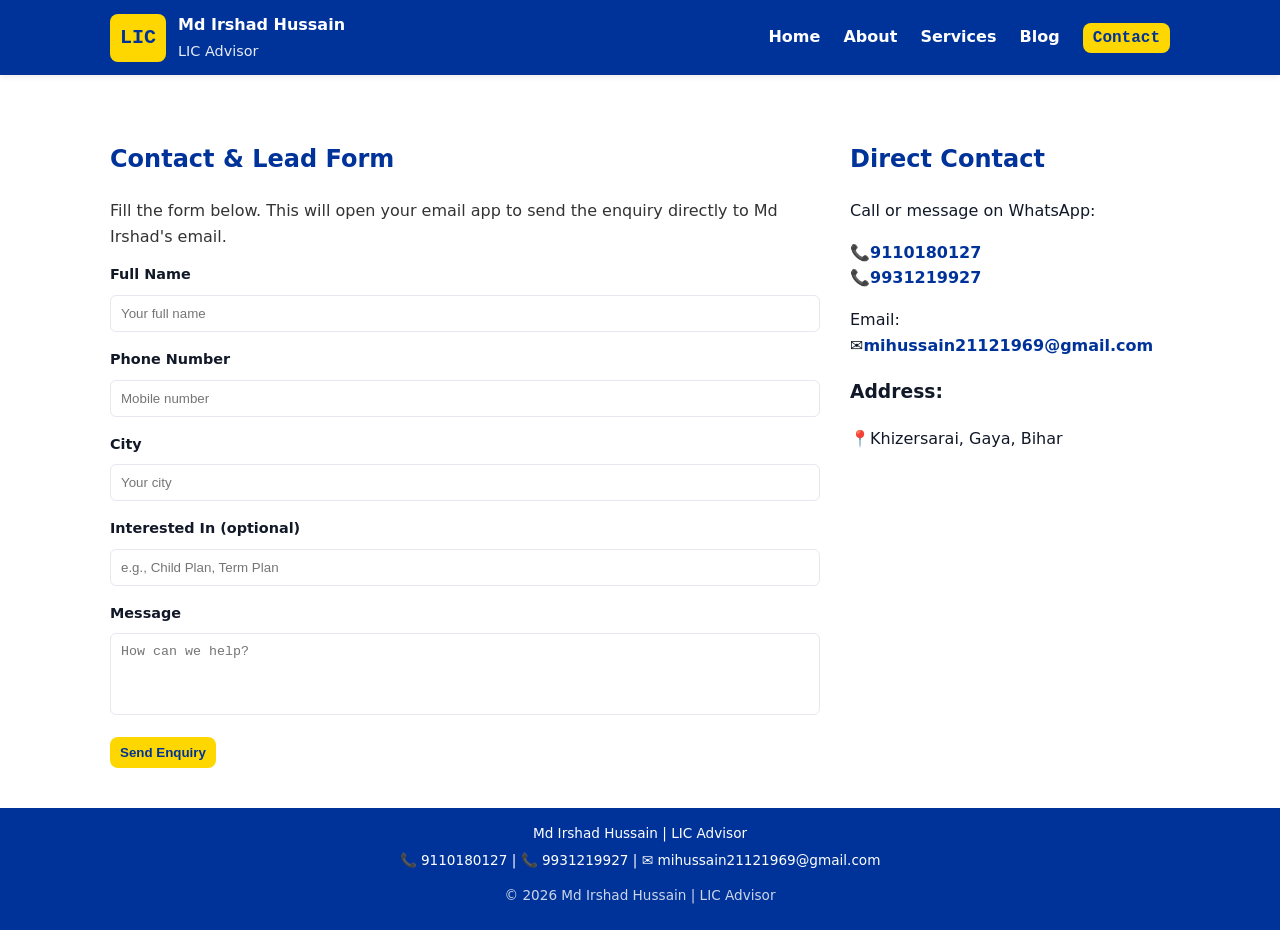
<file: contact.html>
<!doctype html>
<html lang="en">

<head>
  <meta charset="utf-8" />
  <meta name="viewport" content="width=device-width,initial-scale=1" />
  <meta name="author" content="Md Irshad Hussain">
  <meta name="keywords"
    content="Md Irshad Hussain, Irshad Hussain, Md Irshad Hussain LIC Advisor, Irshad Hussain LIC Advisor, Irshad LIC, Irshad Hussain LIC">
  <meta name="description"
    content="Myself Md Irshad Hussain.I'm an LIC Advisor currently residing in Khizersarai, Gaya, Bihar. Feel free to consult regarding LIC Policies.">
  <link rel="stylesheet" href="https://cdnjs.cloudflare.com/ajax/libs/font-awesome/6.6.0/css/all.min.css"
    integrity="sha512-Kc323vGBEqzTmouAECnVceyQqyqdsSiqLQISBL29aUW4U/M7pSPA/gEUZQqv1cwx4OnYxTxve5UMg5GT6L4JJg=="
    crossorigin="anonymous" referrerpolicy="no-referrer"   />
  <link rel="shortcut icon" href="images/favicon.ico.png" type="image/x-icon">
  <title>Contact — Book Consultation</title>
  <link rel="stylesheet" href="css/style.css" />

  <!-- Google tag (gtag.js) -->
<script async src="https://www.googletagmanager.com/gtag/js?id=G-39P41B2R0F">
</script>
<script>
  window.dataLayer = window.dataLayer || [];
  function gtag(){dataLayer.push(arguments);}
  gtag('js', new Date());

  gtag('config', 'G-39P41B2R0F');
</script>
</head>

<body>
  <header class="site-header fixed">
    <div class="container nav-wrap">
      <div class="brand">
        <div class="lic-badge">LIC</div>
        <div class="brand-text">
          <span class="name">Md Irshad Hussain</span>
          <small class="tagline">LIC Advisor</small>
        </div>
      </div>

      <i class="fa-solid fa-bars" id="menu-icon" onclick="changeIcon(this)"></i>
      <i class="fa-solid fa-xmark" id="cross-icon"></i>

      <nav class="main-nav" id="navbar">
        <a href="index.html">Home</a>
        <a href="about.html">About</a>
        <a href="services.html">Services</a>
        <a href="blog.html">Blog</a>
        <a href="contact.html" class="btn btn-primary small">Contact</a>
      </nav>
    </div>
  </header>

  <main>
    <section class="page section contact-section">
      <div class="container contact-grid">
        <div class="contact-form">
          <h1>Contact & Lead Form</h1>
          <p class="lead">Fill the form below. This will open your email app to send the enquiry directly to Md Irshad's
            email.</p>
          <form id="" action="https://api.web3forms.com/submit" method="POST" >
            <input type="hidden" name="access_key" value="5ba91ccc-be07-4096-8696-6c91099f3b78">
            <label for="name">Full Name</label>
            <input id="name" name="name" type="text" required placeholder="Your full name" />
            <label for="phone">Phone Number</label>
            <input id="phone" name="phone" type="tel" required placeholder="Mobile number" />
            <label for="city">City</label>
            <input id="city" name="city" type="text" required placeholder="Your city" />
            <label for="plan">Interested In (optional)</label>
            <input id="plan" name="plan" type="text" placeholder="e.g., Child Plan, Term Plan" />
            <label for="message">Message</label>
            <textarea id="message" name="message" rows="4" cols="5" placeholder="How can we help?"></textarea>
            <button type="submit" class="btn btn-primary">Send Enquiry</button>
          </form>
        </div>
        <aside class="contact-info">
          <h2>Direct Contact</h2>
          <p>Call or message on WhatsApp:</p>
          <p class="big">📞<a href="tel:+919110180127">9110180127</a><br>📞<a href="tel:+919931219927">9931219927</a>
          </p>
          <p>Email:<br>✉️<a href="mailto:mihussain21121969@gmail.com">mihussain21121969@gmail.com</a></p>
          <h3>Address:</h3>
          <p>📍Khizersarai, Gaya, Bihar</p>
        </aside>
      </div>
    </section>
  </main>

  <footer>
    <p style="margin:5px 0;">
      Md Irshad Hussain | LIC Advisor
    </p>
    <p style="margin:3px 0;">
      📞 <a href="tel:+919110180127">9110180127</a> | 📞 <a href="tel:+919931219927">9931219927</a> | ✉️ <a
        href="mailto:mihussain21121969@gmail.com">mihussain21121969@gmail.com</a>
    </p>
    <div class="copyright">
      <p>©
        <script>document.write(new Date().getFullYear());</script> Md Irshad Hussain | LIC Advisor
      </p>
  </footer>

  <script src="js/main.js"></script>
</body>

</html>
</file>
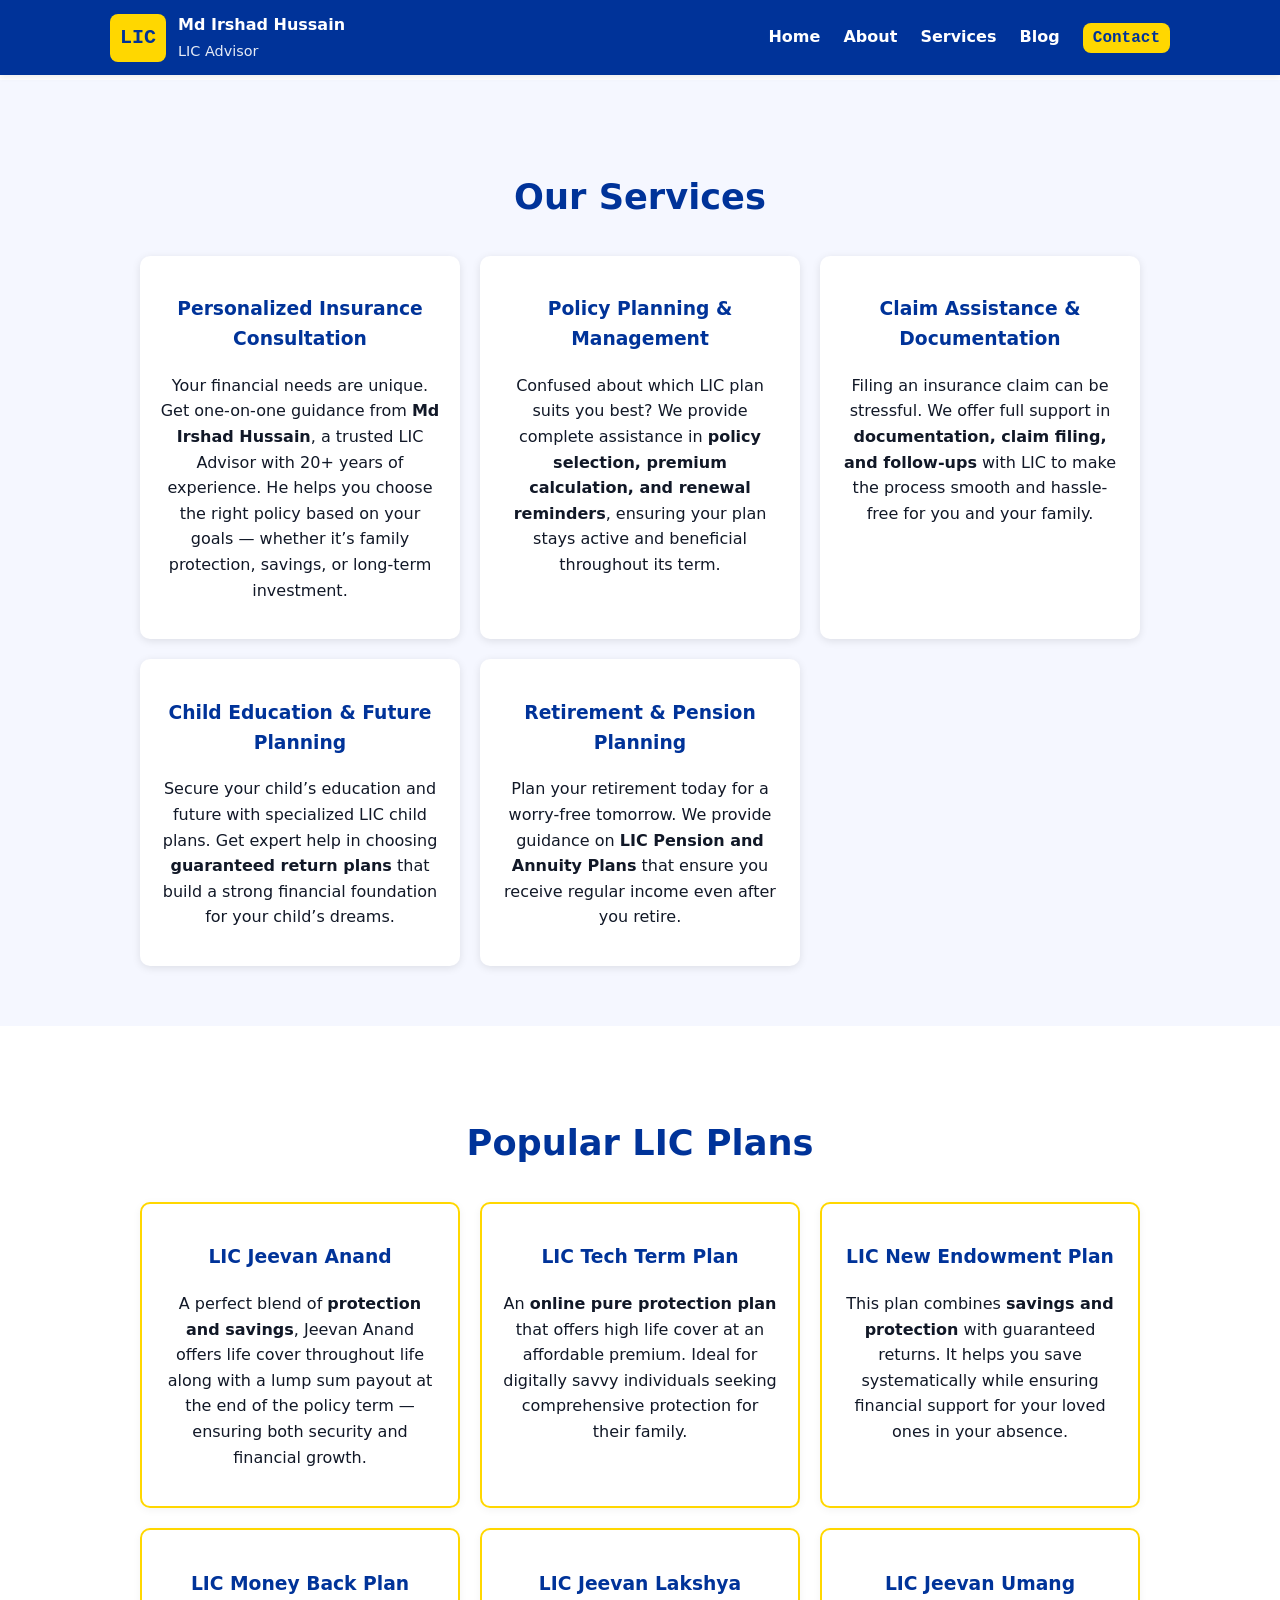
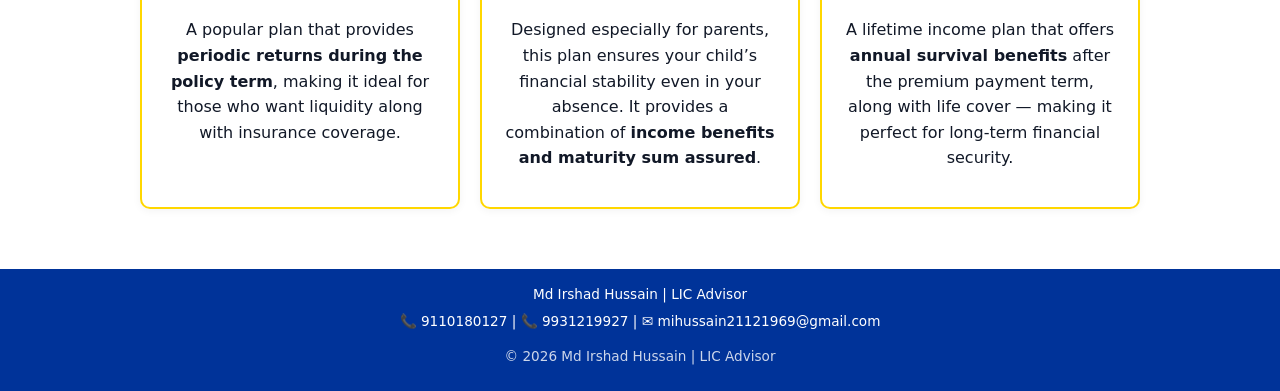
<file: services.html>
<!doctype html>
<html lang="en">

<head>
  <meta charset="utf-8" />
  <meta name="viewport" content="width=device-width,initial-scale=1" />
  <meta name="author" content="Md Irshad Hussain">
  <meta name="keywords" content="Md Irshad Hussain, Best LIC Agent in Gaya, Best LIC Agent in Khizersarai Gaya, LIC Agent in Gaya, LIC Agent in Khizersarai Gaya, Best LIC Agent in Gaya Bihar, Irshad Hussain, Md Irshad Hussain LIC Advisor, Irshad Hussain LIC Advisor, Irshad LIC, Irshad Hussain LIC">
  <meta name="description"
        content="Myself Md Irshad Hussain.I'm an LIC Advisor currently residing in Khizersarai, Gaya, Bihar. Feel free to consult regarding LIC Policies.">
  <link rel="stylesheet" href="https://cdnjs.cloudflare.com/ajax/libs/font-awesome/6.6.0/css/all.min.css"
        integrity="sha512-Kc323vGBEqzTmouAECnVceyQqyqdsSiqLQISBL29aUW4U/M7pSPA/gEUZQqv1cwx4OnYxTxve5UMg5GT6L4JJg=="
        crossorigin="anonymous" referrerpolicy="no-referrer"   />
  <link rel="shortcut icon" href="images/favicon.ico.png" type="image/x-icon">
  <title>Services — LIC Plans & Advice</title>
  <link rel="stylesheet" href="css/style.css" />


  <!-- Google tag (gtag.js) -->
<script async src="https://www.googletagmanager.com/gtag/js?id=G-39P41B2R0F">
</script>
<script>
  window.dataLayer = window.dataLayer || [];
  function gtag(){dataLayer.push(arguments);}
  gtag('js', new Date());

  gtag('config', 'G-39P41B2R0F');
</script>
</head>

<body>
  <header class="site-header fixed">
    <div class="container nav-wrap">
      <div class="brand">
        <div class="lic-badge">LIC</div>
        <div class="brand-text">
          <span class="name">Md Irshad Hussain</span>
          <small class="tagline">LIC Advisor</small>
        </div>
      </div>

      <i class="fa-solid fa-bars" id="menu-icon" onclick="changeIcon(this)"></i>
      <i class="fa-solid fa-xmark" id="cross-icon"></i>

      <nav class="main-nav" id="navbar">
        <a href="index.html">Home</a>
        <a href="about.html">About</a>
        <a href="services.html">Services</a>
        <a href="blog.html">Blog</a>
        <a href="contact.html" class="btn btn-primary small">Contact</a>
      </nav>
    </div>
  </header>

  <main>
    <!-- ========== SERVICES SECTION ========== -->
    <section id="services" style="background-color:#f5f7ff; padding:60px 20px; text-align:center;">
      <h2 style="color:#003399; font-size:2.2em; margin-bottom:30px;">Our Services</h2>

      <div
        style="display:grid; grid-template-columns:repeat(auto-fit, minmax(250px, 1fr)); gap:20px; max-width:1000px; margin:auto;">

        <div style="background:white; border-radius:10px; padding:20px; box-shadow:0 2px 8px rgba(0,0,0,0.1);">
          <h3 style="color:#003399;">Personalized Insurance Consultation</h3>
          <p>Your financial needs are unique. Get one-on-one guidance from <b>Md Irshad Hussain</b>, a trusted LIC
            Advisor with 20+ years of experience. He helps you choose the right policy based on your goals — whether
            it’s family protection, savings, or long-term investment.</p>
        </div>

        <div style="background:white; border-radius:10px; padding:20px; box-shadow:0 2px 8px rgba(0,0,0,0.1);">
          <h3 style="color:#003399;">Policy Planning & Management</h3>
          <p>Confused about which LIC plan suits you best? We provide complete assistance in <b>policy selection,
              premium calculation, and renewal reminders</b>, ensuring your plan stays active and beneficial throughout
            its term.</p>
        </div>

        <div style="background:white; border-radius:10px; padding:20px; box-shadow:0 2px 8px rgba(0,0,0,0.1);">
          <h3 style="color:#003399;">Claim Assistance & Documentation</h3>
          <p>Filing an insurance claim can be stressful. We offer full support in <b>documentation, claim filing, and
              follow-ups</b> with LIC to make the process smooth and hassle-free for you and your family.</p>
        </div>

        <div style="background:white; border-radius:10px; padding:20px; box-shadow:0 2px 8px rgba(0,0,0,0.1);">
          <h3 style="color:#003399;">Child Education & Future Planning</h3>
          <p>Secure your child’s education and future with specialized LIC child plans. Get expert help in choosing
            <b>guaranteed return plans</b> that build a strong financial foundation for your child’s dreams.</p>
        </div>

        <div style="background:white; border-radius:10px; padding:20px; box-shadow:0 2px 8px rgba(0,0,0,0.1);">
          <h3 style="color:#003399;">Retirement & Pension Planning</h3>
          <p>Plan your retirement today for a worry-free tomorrow. We provide guidance on <b>LIC Pension and Annuity
              Plans</b> that ensure you receive regular income even after you retire.</p>
        </div>

      </div>
    </section>

    <!-- ========== POPULAR LIC PLANS SECTION ========== -->
    <section id="plans" style="background-color:#fff; padding:60px 20px; text-align:center;">
      <h2 style="color:#003399; font-size:2.2em; margin-bottom:30px;">Popular LIC Plans</h2>

      <div
        style="display:grid; grid-template-columns:repeat(auto-fit, minmax(250px, 1fr)); gap:20px; max-width:1000px; margin:auto;">

        <div style="border:2px solid #FFD700; border-radius:10px; padding:20px; box-shadow:0 2px 8px rgba(0,0,0,0.05);">
          <h3 style="color:#003399;">LIC Jeevan Anand</h3>
          <p>A perfect blend of <b>protection and savings</b>, Jeevan Anand offers life cover throughout life along with
            a lump sum payout at the end of the policy term — ensuring both security and financial growth.</p>
        </div>

        <div style="border:2px solid #FFD700; border-radius:10px; padding:20px; box-shadow:0 2px 8px rgba(0,0,0,0.05);">
          <h3 style="color:#003399;">LIC Tech Term Plan</h3>
          <p>An <b>online pure protection plan</b> that offers high life cover at an affordable premium. Ideal for
            digitally savvy individuals seeking comprehensive protection for their family.</p>
        </div>

        <div style="border:2px solid #FFD700; border-radius:10px; padding:20px; box-shadow:0 2px 8px rgba(0,0,0,0.05);">
          <h3 style="color:#003399;">LIC New Endowment Plan</h3>
          <p>This plan combines <b>savings and protection</b> with guaranteed returns. It helps you save systematically
            while ensuring financial support for your loved ones in your absence.</p>
        </div>

        <div style="border:2px solid #FFD700; border-radius:10px; padding:20px; box-shadow:0 2px 8px rgba(0,0,0,0.05);">
          <h3 style="color:#003399;">LIC Money Back Plan</h3>
          <p>A popular plan that provides <b>periodic returns during the policy term</b>, making it ideal for those who
            want liquidity along with insurance coverage.</p>
        </div>

        <div style="border:2px solid #FFD700; border-radius:10px; padding:20px; box-shadow:0 2px 8px rgba(0,0,0,0.05);">
          <h3 style="color:#003399;">LIC Jeevan Lakshya</h3>
          <p>Designed especially for parents, this plan ensures your child’s financial stability even in your absence.
            It provides a combination of <b>income benefits and maturity sum assured</b>.</p>
        </div>

        <div style="border:2px solid #FFD700; border-radius:10px; padding:20px; box-shadow:0 2px 8px rgba(0,0,0,0.05);">
          <h3 style="color:#003399;">LIC Jeevan Umang</h3>
          <p>A lifetime income plan that offers <b>annual survival benefits</b> after the premium payment term, along
            with life cover — making it perfect for long-term financial security.</p>
        </div>

      </div>
    </section>

  </main>

  <footer>
    <p style="margin:5px 0;">
      Md Irshad Hussain | LIC Advisor
    </p>
    <p style="margin:3px 0;">
        📞 <a href="tel:+919110180127">9110180127</a> | 📞 <a href="tel:+919931219927">9931219927</a> | ✉️ <a href="mailto:mihussain21121969@gmail.com">mihussain21121969@gmail.com</a>
    </p>
    <div class="copyright"><p>© <script>document.write(new Date().getFullYear());</script> Md Irshad Hussain | LIC Advisor</p>
  </footer>

  <script src="js/main.js"></script>
</body>

</html>
</file>
<file: css/style.css>
/* LIC color theme: Deep Blue #003399, Gold #FFD700 */
:root{
  --lic-blue: #003399;
  --lic-gold: #FFD700;
  --bg: #ffffff;
  --muted: #f6f7fb;
  --text: #111827;
  --container: 1100px;
}

*{
  box-sizing:border-box
}
body{
  font-family:Inter, system-ui, -apple-system, 'Segoe UI', Roboto, 'Helvetica Neue', Arial; 
  color:var(--text); 
  background:var(--bg); 
  line-height:1.6; 
  margin:0; 
  padding-top:80px;
}
.container{
  max-width:var(--container); 
  margin:0 auto; 
  padding:0 20px;
}

/* Header */
.site-header{
  background:var(--lic-blue); 
  color:white; 
  position:relative; 
  width:100%; 
  z-index:30; 
  box-shadow:0 2px 6px rgba(0,0,0,0.08)
}
.site-header.fixed{
  position:fixed; 
  top:0; 
  left:0; 
  right:0;
}
.nav-wrap{
  display:flex; 
  align-items:center; 
  justify-content:space-between; 
  padding:12px 20px;
}
.brand{
  display:flex; 
  align-items:center; 
  gap:12px;
}
.lic-badge{
  background:var(--lic-gold); 
  color:var(--lic-blue); 
  font-weight:700; 
  padding:8px 10px; 
  border-radius:8px; 
  font-family:monospace;
  font-style: bold;
  font-size: 1.25rem;
}
.brand-text .name{
  display:block; 
  font-weight:700; 
  font-size:1rem;
}
.brand-text .tagline{
  font-size:0.9rem; 
  opacity:0.9;
}

/* Nav */
.main-nav a{
  color:white; 
  text-decoration:none; 
  margin-left:18px; 
  font-weight:600;
  &:hover{
    color: var(--lic-gold);
    transition: all 0.3s ease;
  }
}
.main-nav .btn{
  background:var(--lic-gold); 
  color:var(--lic-blue);  
  /* font-weight:700;  */
  padding:8px 10px; 
  border-radius:8px; 
  font-family:monospace;
  font-style: bold;
  text-decoration:none
}
.main-nav .btn:hover{
  /* font-size: 1.0005rem; */
  background: transparent;
  color: var(--lic-gold);
  border: 2px solid var(--lic-gold);
  transition: all 0.3s ease;
}
.main-nav .small{
  padding:6px 10px; 
  font-size: 1rem;
}

/* Added by me */
#menu-icon {
  font-size: 2rem;
  color: var(--main-color);
  display: none;
}

#cross-icon {
  font-size: 2rem;
  color: var(--main-color);
  display: none;
}

.social-icons a {
  display: inline-flex;
  justify-content: center;
  align-items: center;
  font-size: 1.5rem;
  padding: .5rem;
  background: transparent;
  border: 2px solid var(--lic-blue);
  border-radius: 50%;
  color: var(--lic-blue);
  margin: 2rem 1rem;
  transition: 0.3s ease;
}

.social-icons a:hover {
  color: var(--lic-blue);
  border: #FFD700;
  background-color: transparent;
  transform: scale(1.1)translateY(-4px);
  box-shadow: 0 0 25px var(--lic-blue);
}

/* Hero */
.hero{
  /* background:linear-gradient(180deg, rgba(0,0,0,0.05), rgba(0,0,0,0.02));  */
  background: white;
  padding:60px 0; 
  display:flex; 
  align-items:center; 
  min-height:60vh;
  max-width: 100%;
}
.hero-grid{
  display:grid; 
  grid-template-columns:1fr 420px; 
  gap:30px; 
  align-items:center;
}
.hero h1{
  font-size:2rem; 
  color:var(--lic-blue); 
  margin-bottom:8px;
}
.lead{
  color:#333; 
  margin-bottom:12px;
}
/* Added by me this quick contact section  */
.quick-contact li{
  list-style: none;
}
.quick-contact li a{
  text-decoration:none;
  font-weight:600;
  font-size:1rem;
  transition: all 0.3s ease;
  &:hover{
    color: #03173e;
    transition: all 0.3s ease;
  }
}
.hero-left h2 span{
  color: #111827;
}
.hero .btn{
  display:inline-block; 
  text-decoration:none; 
  padding:10px 18px; 
  border-radius:8px; 
  font-weight:700;
}
.btn-primary{
  background:var(--lic-gold); 
  color:var(--lic-blue); 
  border:none;
  &:hover{
    background: transparent;
    color: var(--lic-blue);
    border: 2px solid var(--lic-blue);
    transition: all 0.3s ease;
  }
}
.btn-outline{
  border:2px solid var(--lic-blue); 
  color:var(--lic-blue); 
  background:white; 
  padding:8px 14px; 
  border-radius:8px; 
  text-decoration:none;
  &:hover{
    background:var(--lic-blue);
    color:white;
    transition: all 0.3s ease;
  }
}

/* Photo placeholder */
.photo-placeholder{
  background:linear-gradient(180deg, #fff, var(--muted)); 
  border:2px dashed #e6e8f0; 
  padding:40px; 
  border-radius:8px; 
  text-align:center;
}
.photo-placeholder .photo-icon{
  width:300px; 
  height:300px; 
  object-fit:cover; 
  border-radius:8px;
  margin:0 auto;
  display:block;
  margin-bottom:12px;
  box-shadow:0 2px 6px rgba(0,0,0,0.1);
  transition:all 0.3s ease;
  &:hover{
    transform:scale(1.05);
    transition: all 0.3s ease-in-out;
    box-shadow:0 4px 12px rgba(0,0,0,0.2);
  }
}
.photo-placeholder .photo-icon img{
  width:100%; 
  height:100%; 
  object-fit:cover; 
  border-radius:8px;
}

/* Sections */
.section{
  padding:40px 0;
}

.services .cards{
  display:grid; 
  grid-template-columns:repeat(auto-fit, minmax(220px,1fr)); 
  gap:18px; 
  margin-top:20px;
}
.container h2{ 
  color:var(--lic-blue);
}
/* .container{
  text-align: left; 
} */
.container .read-more{
  color:var(--lic-blue);  
  font-weight:600;
  transition: all 0.3s ease;
  &:hover{
    text-decoration:underline;
    color: #042057;
  }
}
.cards h3{ 
  color:var(--lic-blue);
}
.card{
  background:white; 
  border-radius:10px;
  padding:18px; 
  box-shadow:0 6px 18px rgba(0,0,0,0.06);
}

/* Reasons / testimonials */
.reasons{
  list-style:none; 
  padding-left:0; 
  display:grid; 
  gap:8px; 
  grid-template-columns:1fr; 
  margin-top:12px;
}
.test-grid{
  display:grid; 
  gap:12px;
}
.test-grid span{
  font-size: 1rem; 
  color:#003399;
}

/* CTA */
.cta-box{
  background:var(--lic-blue); 
  color:white; 
  padding:28px; 
  border-radius:8px; 
  text-align:center;
  
}
.cta-box .btn{
  background:var(--lic-gold); 
  color:var(--lic-blue);
  padding: 8px 10px;
  border-radius: 8px;
  font-weight: 700;
  text-decoration: none;
  &:hover{
    background: transparent;
    color: var(--lic-gold);
    border: 2px solid var(--lic-gold);
    transition: all 0.3s ease;
  }
}

/* Footer */
footer{
  background-color:#003399; 
  color:white; 
  text-align:center; 
  padding:10px 15px; 
  font-size:0.85em;
}
footer a{
  text-decoration: none;
  color: white;
  font-weight: 500;
  &:hover{
    text-decoration: underline;
    color: var(--lic-gold);
    transition: all 0.3s ease;
  }
}
.copyright{
  text-align:center; 
  /* margin-top:10px;  */
  /* margin-bottom: 0px; */
  font-size:0.85rem; 
  opacity:0.8;
}

/* WhatsApp floating buttons */
.whatsapp-btn{
  position:fixed; 
  display:flex; 
  align-items:center; 
  gap:8px; 
  padding:10px 12px; 
  border-radius:30px; 
  box-shadow:0 8px 24px rgba(0,0,0,0.12); 
  z-index:40; 
  background:white; 
  text-decoration:none; 
  color:var(--lic-blue);
}
.whatsapp-btn img{
  width:30px; 
  height:30px;  
}
/* .whatsapp-btn span{
  font-weight:700;
} */
.whatsapp-btn.wa1{
  right:18px; 
  bottom:25px;
  &:hover{
    transform:scale(1.05);
    transition: all 0.3s ease-in-out;
  }
}

/* Contact page */
.contact-grid{
  display:grid; 
  grid-template-columns:1fr 320px; 
  gap:30px; 
  align-items:start;
}
.contact-form h1{
  color:var(--lic-blue); 
}
.contact-form input, .contact-form textarea{
  width:100%; 
  padding:10px; 
  margin:8px 0 14px 0; 
  border-radius:6px; 
  border:1px solid #e6e8f0;
  resize: none;
  &:focus{
    outline:none; 
    border-color:var(--lic-blue); 
    box-shadow:0 0 6px rgba(6, 53, 148, 0.2);
  }
}
.contact-form label{
  font-weight:700; 
  font-size:0.9rem;
}
.contact-form .btn{
  background:var(--lic-gold); 
  color:var(--lic-blue); 
  border:none; 
  padding:8px 10px; 
  border-radius:8px; 
  font-weight:700; 
  text-decoration:none;
  &:hover{
    background: transparent;
    color: var(--lic-blue);
    border: 2px solid var(--lic-blue);
    transition: all 0.3s ease;
  }
}
.contact-info a{
  text-decoration:none; 
  color:var(--lic-blue); 
  font-weight:600;
  transition: all 0.3s ease;
  &:hover{
    color: #04112b;
    text-decoration: underline;
    transition: all 0.3s ease;
  }
}

/* About */
.about-content h1{
  color:var(--lic-blue);
}

.about-content .btn{
  background:var(--lic-gold); 
  color:var(--lic-blue); 
  border:none; 
  padding:8px 10px; 
  border-radius:8px; 
  font-weight:700; 
  text-decoration:none;
  &:hover{
    background: transparent;
    color: var(--lic-blue);
    border: 2px solid var(--lic-blue);
    transition: all 0.3s ease;
  }
}

.container .about-photo .photo-placeholder{
  background:linear-gradient(180deg, #fff, var(--muted)); 
  border:2px dashed #e6e8f0; 
  padding:40px; 
  border-radius:8px; 
  text-align:center;
}
.container .about-photo .photo-placeholder img{
  width:300px; 
  height:300px; 
  object-fit:cover; 
  border-radius:8px;
  margin:0 auto;
  display:block;
  margin-bottom:12px;
  box-shadow:0 2px 6px rgba(0,0,0,0.1);
  transition:all 0.3s ease;
  &:hover{
    transform:scale(1.05);
    transition: all 0.3s ease-in-out;
    box-shadow:0 4px 12px rgba(0,0,0,0.2);
  }
}

/* Blog posts */
.container h1{
  color: #003399;
}
.post{
  background:white; 
  padding:18px; 
  border-radius:8px; 
  box-shadow:0 6px 18px rgba(0,0,0,0.04); 
  margin-bottom:14px;
}
.read-more{
  display:inline-block; 
  margin-top:10px; 
  text-decoration:none; 
  color:var(--lic-blue);
}

/* Responsive */
@media(max-width:900px){
  .hero-grid{grid-template-columns:1fr; padding:10px}
  .contact-grid{grid-template-columns:1fr; gap:20px}
  .nav-wrap{flex-direction:row; align-items:center}
  .main-nav a{margin-left:10px; font-size:0.95rem}
  /* body{padding-top:100px} */
}




/* Media Queries for Responsive Web Design */
@media (max-width: 600px) {
  /*Max-width can be 1024px*/

  #menu-icon {
      display: block;
      transition: 0.2s ease-in-out;
      font-size: 2rem;
  }
  #cross-icon {
      transition: 0.2s ease-in-out;
      font-size: 2rem;
  }

  #menu-icon:hover {
      color: var(--lic-gold);
      text-shadow: 0 0 25px var(--lic-blue);
      transform: scale(1.005);
      transition: 0.2s ease-in-out;
      cursor: pointer;
  }

  #menu-icon:focus {
      transition: 0.2s ease-in-out;
      box-shadow: 0 0 25px var(--lic-blue), 0 0 50px var(--lic-blue), 0 0 75px var(--lic-blue);

  }

  #cross-icon:hover {
      color: var(--lic-gold);
      text-shadow: 0 0 25px var(--lic-blue);
      transform: scale(1.005);
      cursor: pointer;
  }

  #cross-icon:focus {
      box-shadow: 0 0 25px var(--lic-gold), 0 0 50px var(--lic-gold), 0 0 75px var(--lic-gold);
  }
  

  #navbar {
      position: absolute;
      top: 100%;
      /* left: 0;
      width: 100%; */
      display: flex;
      align-items: center;
      justify-content: center;
      right: 0%;
      width: 35%;
      padding: 1rem 1rem;
      background-color: rgb(36, 64, 176);
      /* border-left: 2px solid var(--main-color); */
      /* border-bottom: 2px solid var(--main-color); */
      border-bottom-left-radius: 1rem;
      display: none;
      transition: 0.5s ease-in-out;
  }

  #navbar a {
      display: block;
      font-size: 1.25rem;
      margin: 0.5rem 0;
      color: white;
  }

  #navbar.active {
      display: block;
      transition: 0.5s ease-in-out;
      text-align: center;
  }
  .services .card{
    margin: 0 auto;
  }

  #navbar a{
    font-size: 1rem;
  }
  
 
}
</file>
